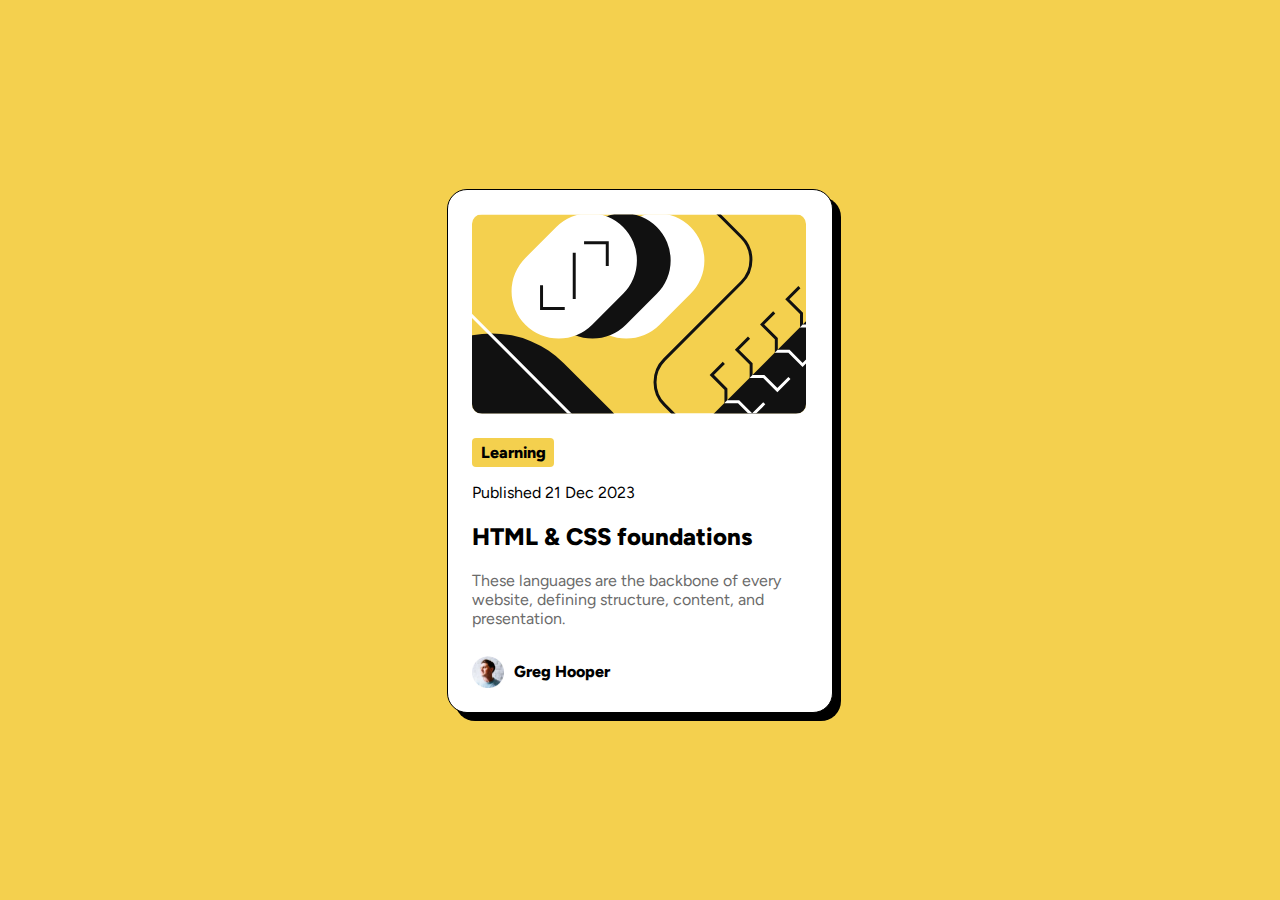
<file: Blog Preview Card/index.html>
<!DOCTYPE html>
<html>
    <head>
        <title>Blog preview card</title>
        <meta charset="UTF-8">
        <meta name="viewport" content="width=device-width, initial-scale=1.0">
        <link rel="preconnect" href="https://fonts.googleapis.com">
        <link rel="preconnect" href="https://fonts.gstatic.com" crossorigin>
        <link href="https://fonts.googleapis.com/css2?family=Figtree:ital,wght@0,300..900;1,300..900&display=swap" rel="stylesheet">
        <link rel="stylesheet" href="styles/index.css">
        <link rel="icon" href="images/favicon-32x32.png">
    </head>
    <body>
        <div class="main-card">
            <div class="blog-illustration">
                <img class="illustration" src="images/illustration-article.svg">
            </div>
            <div class="blog-information">
                <div class="blog-category">Learning</div>
                <p class="blog-date">Published 21 Dec 2023</p>
                <h2 class="blog-title">HTML & CSS foundations</h3>
                <p class="blog-brief">These languages are the backbone of every website, defining structure, content, and presentation.</p>
            </div>
            <div class="blog-author">
                <img class="author-img" src="images/image-avatar.webp">
                <p class="author-name">Greg Hooper</p>
            </div>
        </div>
    </body>
</html>
</file>
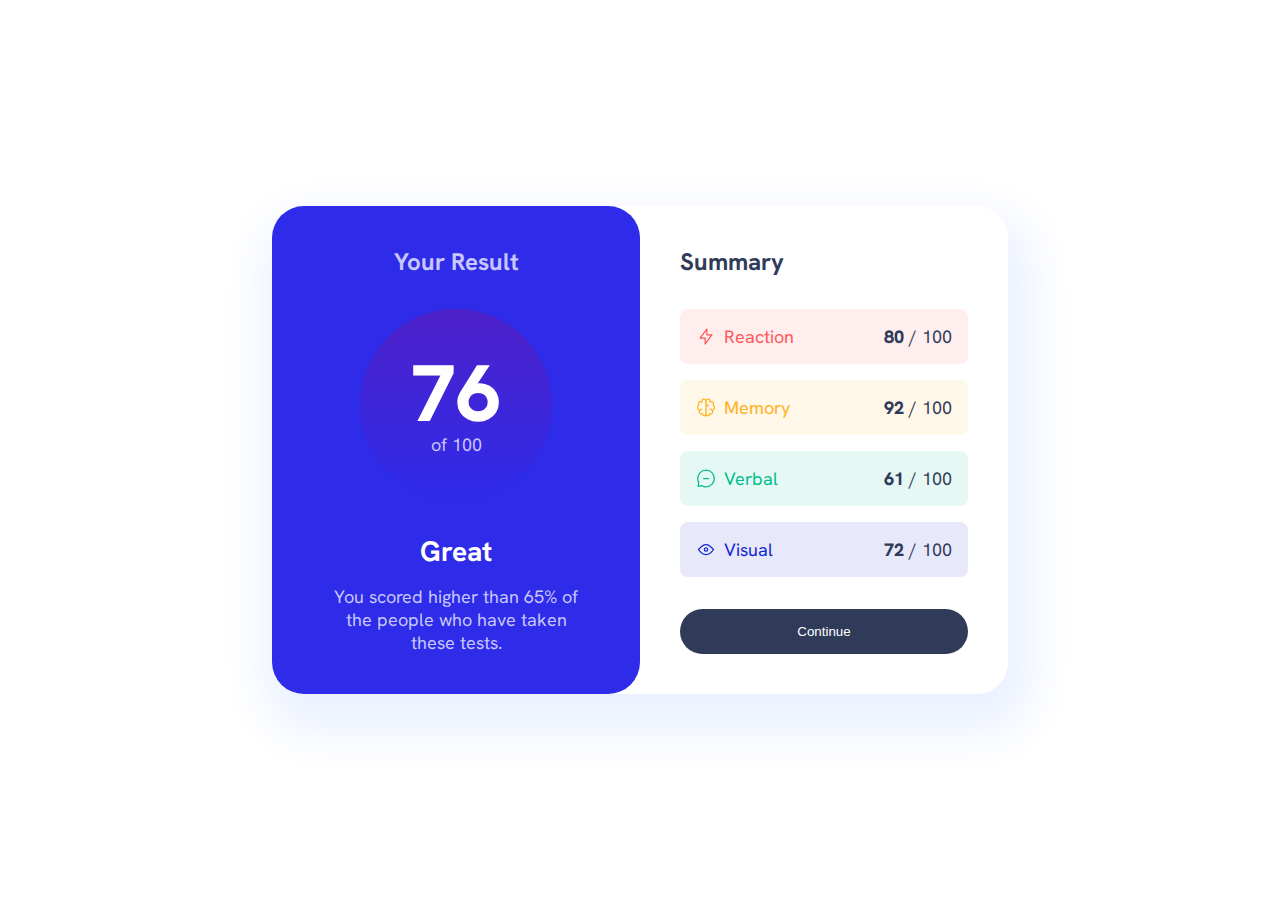
<file: Results Summary Component/index.html>
<!DOCTYPE html>
<html lang="en">
  <head>
    <meta charset="UTF-8" />
    <meta name="viewport" content="width=device-width, initial-scale=1.0" />
    <link rel="preconnect" href="https://fonts.googleapis.com" />
    <link rel="preconnect" href="https://fonts.gstatic.com" crossorigin />
    <link
      href="https://fonts.googleapis.com/css2?family=Hanken+Grotesk:wght@500;700;800&display=swap"
      rel="stylesheet"
    />
    <link
      rel="icon"
      type="image/png"
      sizes="32x32"
      href="./assets/images/favicon-32x32.png"
    />
    <link rel="stylesheet" href="styles/index.css" />

    <title>Results summary component</title>
  </head>
  <body>
    <main>
      <div class="results">
        <section class="results__summary">
          <h1>Your Result</h1>
          <p class="results__circle">
            <span> 76 </span>
            of 100
          </p>
          <div>
            <p class="results__comment">Great</p>
            <p>
              You scored higher than 65% of the people who have taken these
              tests.
            </p>
          </div>
        </section>
        <section class="results__score">
          <h2>Summary</h2>
          <div class="results__items">
            <div class="results__item">
              <p class="results__item-text">
                <img
                  src="assets/images/icon-reaction.svg"
                  alt="reaction icon"
                />
                <span>Reaction</span>
              </p>
              <p><span class="results__item-score"> 80 </span> / 100</p>
            </div>
            <div class="results__item">
              <p class="results__item-text">
                <img src="assets/images/icon-memory.svg" alt="memory icon" />
                <span>Memory</span>
              </p>
              <p><span class="results__item-score">92 </span> / 100</p>
            </div>
            <div class="results__item">
              <p class="results__item-text">
                <img src="assets/images/icon-verbal.svg" alt="chat icon" />
                <span>Verbal</span>
              </p>
              <p><span class="results__item-score"> 61 </span> / 100</p>
            </div>
            <div class="results__item">
              <p class="results__item-text">
                <img src="assets/images/icon-visual.svg" alt="eye icon" />
                <span>Visual</span>
              </p>
              <p><span class="results__item-score"> 72 </span> / 100</p>
            </div>
          </div>

          <button>Continue</button>
        </section>
      </div>
    </main>
  </body>
</html>
</file>
<file: Blog Preview Card/styles/index.css>
body{
    background-color: hsl(47, 88%, 63%);
    display: flex;
    justify-content: center; 
    align-items: center; 
    min-height: 100vh; 
    margin: 0;
}

.main-card{
    background-color: white;
    width: 384px;
    height: 522px;
    display: grid;
    justify-content: center; 
    margin-top: 2px;
    border-style: solid;
    border-radius: 20px;
    border-width: 1px;
    box-shadow: 8px 8px black;
}

.blog-illustration{
    width: 334px;
    height: 200px;
    vertical-align:top;
    margin-top: 24px;
    
}

.illustration{
    width: fit-content;
    height: 200px;
    border: 1px black ;
    border-radius: 10px;
}

.blog-information{
    width: 336px;
    height: 194px;
    margin-top: 24px;
    margin-bottom: 24px;
}

.blog-author{
    width: 129px;
    height: 32px;
    margin-bottom: 24px;
    display: flex;
    align-items: center;
    
}

.author-img{
    width: 32px;
    height: 32px;
}

.author-name{
    white-space: nowrap;
    font-family: Figtree,arial;
    font-weight: 800;
    width: 85px;
    height: 21px;
    margin-left: 10px;
}

.blog-category{
    display: flex;
    align-items: center;
    justify-content: center;
    font-family: Figtree,arial;
    font-weight: 800;
    font-size: 58px 21px;
    background-color: hsl(47, 88%, 63%);
    width: 82px;
    height: 29px;
    border-radius: 4px;
}
.blog-date{
    font-family: Figtree,arial;
    font-weight: 400;
    font-size: 143px 21px;
    color: black;
    margin-top: 16px;
}

.blog-title{
    font-family: Figtree,arial;
    font-weight: 800;
    font-size: 336px 36px;
    color: black;
}

.blog-brief{
    font-family: Figtree,arial;
    font-weight: 400;
    font-size: 16px;
    color: hsl(0, 0%, 42%);
}
</file>
<file: Results Summary Component/styles/index.css>
* {
  margin: 0;
  padding: 0;
  box-sizing: border-box;
}

:root {
  --light-red: 0, 100%, 67%;
  --orangey-yellow: 39, 100%, 56%;
  --green-teal: 166, 100%, 37%;
  --cobalt-blue: 234, 85%, 45%;

  --light-slate-blue: hsl(252, 100%, 67%);
  --light-royal-blue: hsl(241, 81%, 54%);
  --gradient-primary: linear-gradient(
    var(--light-slate-blue),
    var(--light-royal-blue)
  );
  --violet-blue: hsla(256, 72%, 46%, 1);
  --persian-blue: hsla(241, 72%, 46%, 0);
  --gradient-secondary: linear-gradient(
    var(--violet-blue),
    var(--persian-blue)
  );

  --white: hsl(0, 0%, 100%);
  --pale-blue: hsl(221, 100%, 96%);
  --light-lavender: hsl(241, 100%, 89%);
  --dark-gray-blue: hsl(224, 30%, 27%);
}

body {
  font-family: "Hanken Grotesk", sans-serif;
  font-size: 1.125rem;
  color: var(--dark-gray-blue);
}

@media screen and (min-width: 640px) {
  main {
    display: grid;
    place-content: center;
    min-height: 100vh;
  }
}

img {
  display: block;
  max-width: 100%;
}

h1,
h2 {
  font-size: 1.5rem;
  font-weight: 700;
}

button {
  border-radius: 100vw;
  background-color: var(--dark-gray-blue);
  color: white;
  line-height: 1;
  padding: 1rem 2rem;
  border: 0;
  cursor: pointer;
}

button:hover,
button:focus-visible {
  background: var(--gradient-primary);
}

.results {
  display: grid;
  max-width: 46rem;
}

@media screen and (min-width: 640px) {
  .results {
    grid-template-columns: 1fr 1fr;
    box-shadow: 0.5rem 1.5rem 3rem 1rem var(--pale-blue);
    border-radius: 2rem;
    margin-inline: 1rem;
  }
}

.results__summary {
  display: grid;
  place-content: center;
  gap: 2rem;
  background-color: var(--light-royal-blue);
  border-radius: 0 0 2rem 2rem;
  padding: 2.5rem 3.75rem;
  color: var(--light-lavender);
  text-align: center;
}

@media screen and (min-width: 640px) {
  .results__summary {
    border-radius: 2rem;
  }
}

.results__circle {
  display: grid;
  place-content: center;
  width: 12rem;
  aspect-ratio: 1/1;
  border-radius: 50%;
  margin-inline: auto;
  background: var(--gradient-secondary);
}

.results__circle span {
  display: block;
  font-size: 5rem;
  font-weight: 800;
  line-height: 1;
  color: var(--white);
}

.results__score {
  border-radius: 1rem;
}

.results__comment {
  color: var(--white);
  font-size: 1.75rem;
  font-weight: 700;
  margin-bottom: 1rem;
}
.results__score {
  display: grid;
  align-content: start;
  gap: 2rem;
  padding: 2.5rem;
  border-radius: 0 2rem 2rem 0;
  background-color: var(--white);
}

.results__items {
  display: grid;
  align-content: start;
  gap: 1rem;
}

.results__item {
  display: flex;
  justify-content: space-between;
  align-items: center;
  padding: 1rem;
  border-radius: 0.5rem;
  background-color: hsla(var(--item-color), 0.1);
}

.results__item:nth-child(1) {
  --item-color: var(--light-red);
}
.results__item:nth-child(2) {
  --item-color: var(--orangey-yellow);
}
.results__item:nth-child(3) {
  --item-color: var(--green-teal);
}
.results__item:nth-child(4) {
  --item-color: var(--cobalt-blue);
}

.results__item-text {
  display: flex;
  gap: 0.5rem;
  color: hsl(var(--item-color));
}

.results__item-score {
  font-weight: 800;
}
</file>
